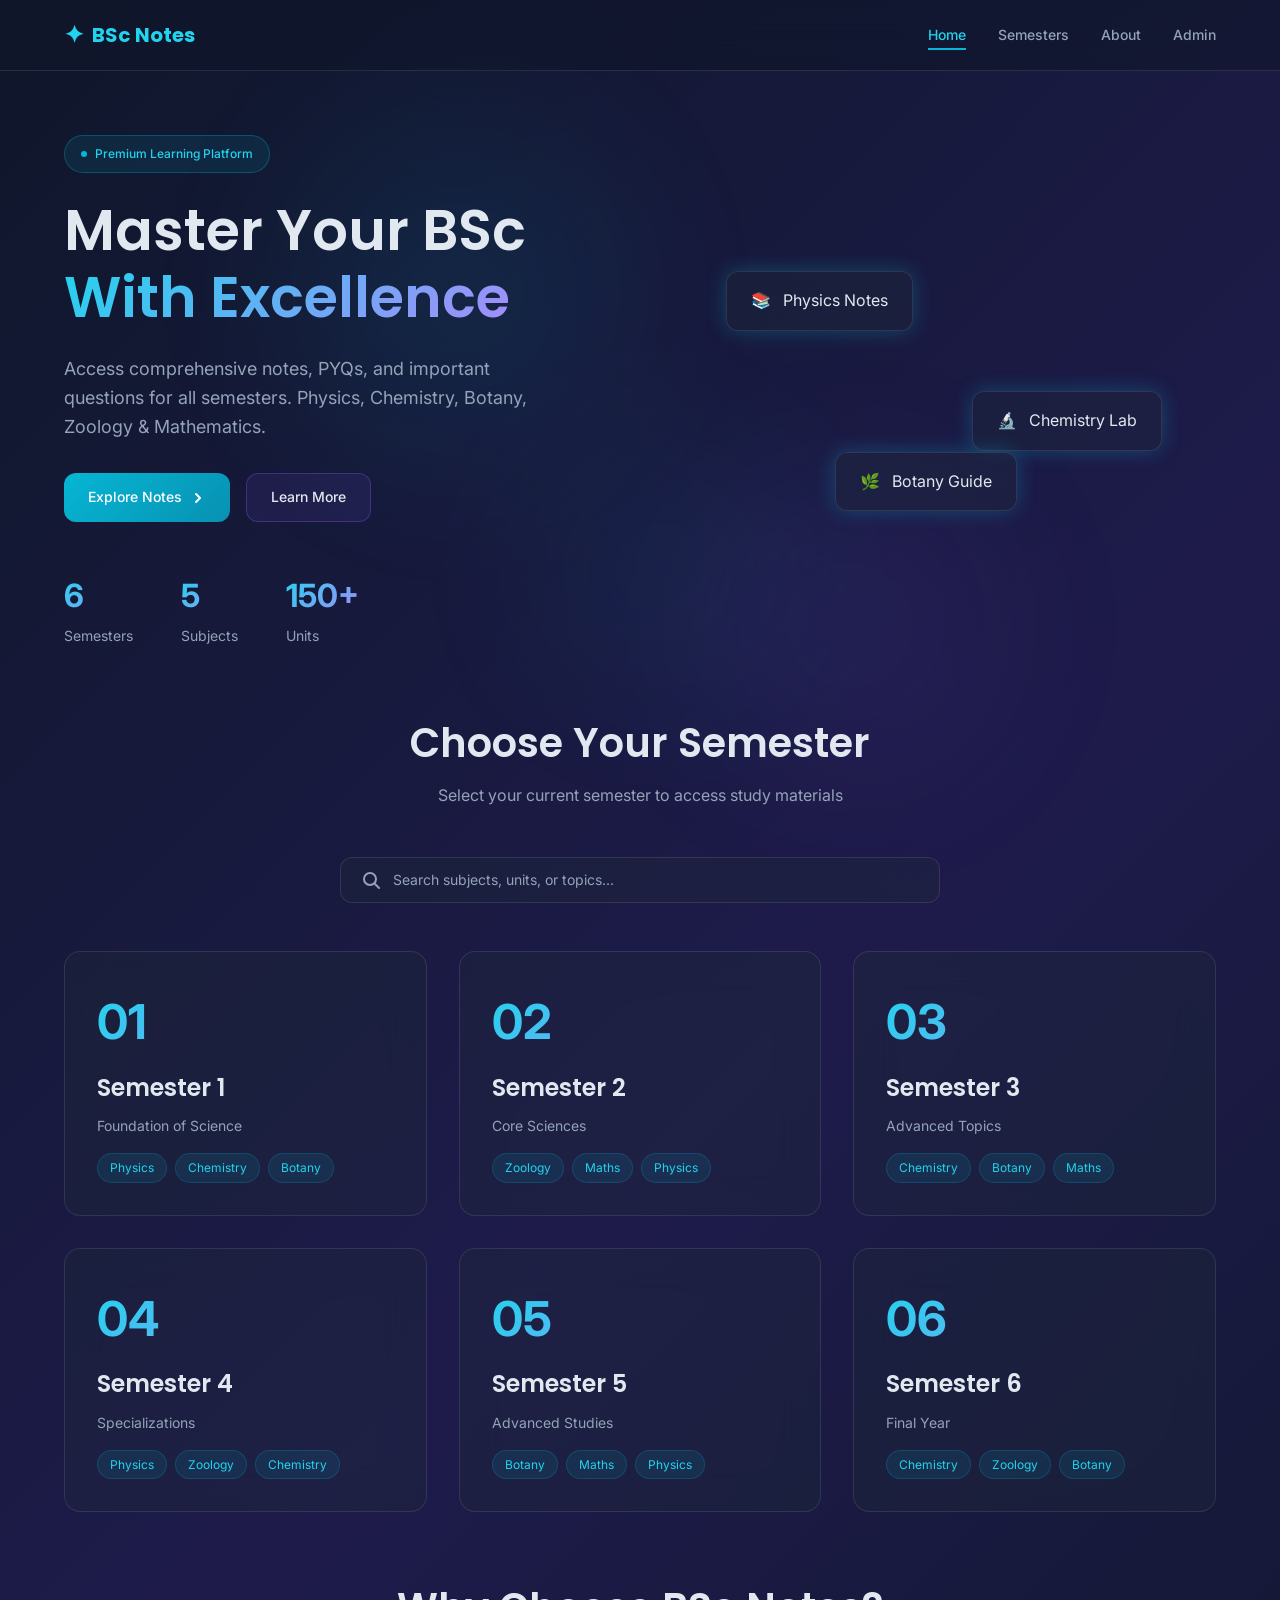
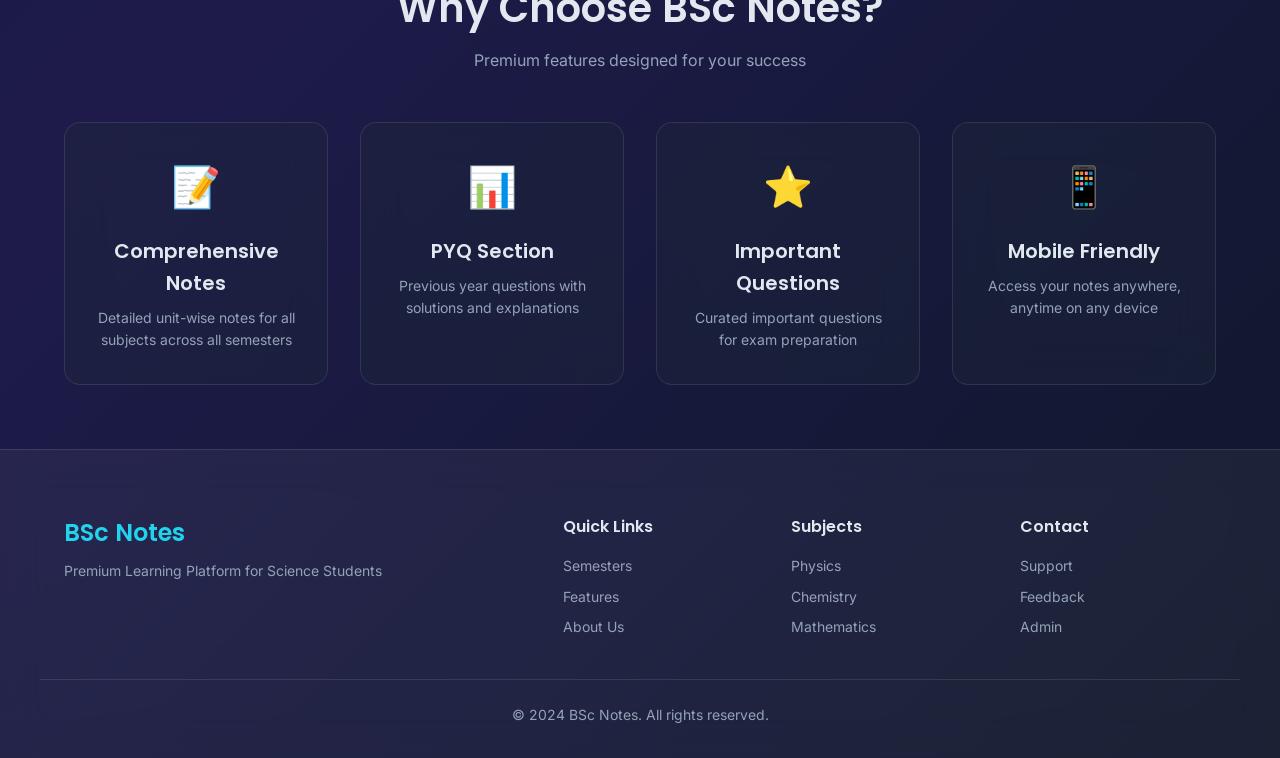
<file: index.html>
<!DOCTYPE html>
<html lang="en">
<head>
    <meta charset="UTF-8">
    <meta name="viewport" content="width=device-width, initial-scale=1.0">
    <title>BSc Notes - Premium Learning Platform</title>
    <link rel="preconnect" href="https://fonts.googleapis.com">
    <link rel="preconnect" href="https://fonts.gstatic.com" crossorigin>
    <link href="https://fonts.googleapis.com/css2?family=Inter:wght@300;400;500;600;700&family=Poppins:wght@400;500;600;700&display=swap" rel="stylesheet">
    <link rel="stylesheet" href="css/style.css">
</head>
<body>
    <div class="background-blobs">
        <div class="blob blob-1"></div>
        <div class="blob blob-2"></div>
        <div class="blob blob-3"></div>
    </div>

    <nav class="glass-nav">
        <div class="nav-container">
            <div class="logo">
                <span class="logo-icon">✦</span>
                <span class="logo-text">BSc Notes</span>
            </div>
            <div class="nav-links">
                <a href="index.html" class="active">Home</a>
                <a href="#semesters">Semesters</a>
                <a href="#about">About</a>
                <a href="admin.html" class="admin-link">Admin</a>
            </div>
            <button class="mobile-menu-btn">
                <span></span>
                <span></span>
                <span></span>
            </button>
        </div>
    </nav>

    <main>
        <section class="hero">
            <div class="hero-content">
                <div class="hero-badge">
                    <span class="badge-dot"></span>
                    Premium Learning Platform
                </div>
                <h1 class="hero-title">
                    Master Your BSc
                    <span class="gradient-text">With Excellence</span>
                </h1>
                <p class="hero-description">
                    Access comprehensive notes, PYQs, and important questions for all semesters. 
                    Physics, Chemistry, Botany, Zoology & Mathematics.
                </p>
                <div class="hero-actions">
                    <a href="#semesters" class="glass-btn primary-btn">
                        <span>Explore Notes</span>
                        <svg width="16" height="16" viewBox="0 0 16 16" fill="none">
                            <path d="M6 12L10 8L6 4" stroke="currentColor" stroke-width="2" stroke-linecap="round" stroke-linejoin="round"/>
                        </svg>
                    </a>
                    <a href="#features" class="glass-btn secondary-btn">
                        <span>Learn More</span>
                    </a>
                </div>
                <div class="hero-stats">
                    <div class="stat-item">
                        <span class="stat-number">6</span>
                        <span class="stat-label">Semesters</span>
                    </div>
                    <div class="stat-item">
                        <span class="stat-number">5</span>
                        <span class="stat-label">Subjects</span>
                    </div>
                    <div class="stat-item">
                        <span class="stat-number">150+</span>
                        <span class="stat-label">Units</span>
                    </div>
                </div>
            </div>
            <div class="hero-visual">
                <div class="floating-card card-1">
                    <div class="card-icon">📚</div>
                    <div class="card-text">Physics Notes</div>
                </div>
                <div class="floating-card card-2">
                    <div class="card-icon">🔬</div>
                    <div class="card-text">Chemistry Lab</div>
                </div>
                <div class="floating-card card-3">
                    <div class="card-icon">🌿</div>
                    <div class="card-text">Botany Guide</div>
                </div>
            </div>
        </section>

        <section id="semesters" class="semesters-section">
            <div class="section-header">
                <h2 class="section-title">Choose Your Semester</h2>
                <p class="section-subtitle">Select your current semester to access study materials</p>
            </div>
            <div class="search-container">
                <div class="glass-search">
                    <svg class="search-icon" width="20" height="20" viewBox="0 0 20 20" fill="none">
                        <circle cx="9" cy="9" r="6" stroke="currentColor" stroke-width="2"/>
                        <path d="M14 14L18 18" stroke="currentColor" stroke-width="2" stroke-linecap="round"/>
                    </svg>
                    <input type="text" id="searchInput" placeholder="Search subjects, units, or topics..." class="search-input">
                </div>
            </div>
            <div class="semester-grid">
                <a href="semester.html?sem=1" class="glass-card semester-card">
                    <div class="card-glow"></div>
                    <div class="card-content">
                        <div class="semester-number">01</div>
                        <h3>Semester 1</h3>
                        <p>Foundation of Science</p>
                        <div class="card-subjects">
                            <span class="subject-tag">Physics</span>
                            <span class="subject-tag">Chemistry</span>
                            <span class="subject-tag">Botany</span>
                        </div>
                    </div>
                </a>
                <a href="semester.html?sem=2" class="glass-card semester-card">
                    <div class="card-glow"></div>
                    <div class="card-content">
                        <div class="semester-number">02</div>
                        <h3>Semester 2</h3>
                        <p>Core Sciences</p>
                        <div class="card-subjects">
                            <span class="subject-tag">Zoology</span>
                            <span class="subject-tag">Maths</span>
                            <span class="subject-tag">Physics</span>
                        </div>
                    </div>
                </a>
                <a href="semester.html?sem=3" class="glass-card semester-card">
                    <div class="card-glow"></div>
                    <div class="card-content">
                        <div class="semester-number">03</div>
                        <h3>Semester 3</h3>
                        <p>Advanced Topics</p>
                        <div class="card-subjects">
                            <span class="subject-tag">Chemistry</span>
                            <span class="subject-tag">Botany</span>
                            <span class="subject-tag">Maths</span>
                        </div>
                    </div>
                </a>
                <a href="semester.html?sem=4" class="glass-card semester-card">
                    <div class="card-glow"></div>
                    <div class="card-content">
                        <div class="semester-number">04</div>
                        <h3>Semester 4</h3>
                        <p>Specializations</p>
                        <div class="card-subjects">
                            <span class="subject-tag">Physics</span>
                            <span class="subject-tag">Zoology</span>
                            <span class="subject-tag">Chemistry</span>
                        </div>
                    </div>
                </a>
                <a href="semester.html?sem=5" class="glass-card semester-card">
                    <div class="card-glow"></div>
                    <div class="card-content">
                        <div class="semester-number">05</div>
                        <h3>Semester 5</h3>
                        <p>Advanced Studies</p>
                        <div class="card-subjects">
                            <span class="subject-tag">Botany</span>
                            <span class="subject-tag">Maths</span>
                            <span class="subject-tag">Physics</span>
                        </div>
                    </div>
                </a>
                <a href="semester.html?sem=6" class="glass-card semester-card">
                    <div class="card-glow"></div>
                    <div class="card-content">
                        <div class="semester-number">06</div>
                        <h3>Semester 6</h3>
                        <p>Final Year</p>
                        <div class="card-subjects">
                            <span class="subject-tag">Chemistry</span>
                            <span class="subject-tag">Zoology</span>
                            <span class="subject-tag">Botany</span>
                        </div>
                    </div>
                </a>
            </div>
        </section>

        <section id="features" class="features-section">
            <div class="section-header">
                <h2 class="section-title">Why Choose BSc Notes?</h2>
                <p class="section-subtitle">Premium features designed for your success</p>
            </div>
            <div class="features-grid">
                <div class="glass-card feature-card">
                    <div class="feature-icon">📝</div>
                    <h4>Comprehensive Notes</h4>
                    <p>Detailed unit-wise notes for all subjects across all semesters</p>
                </div>
                <div class="glass-card feature-card">
                    <div class="feature-icon">📊</div>
                    <h4>PYQ Section</h4>
                    <p>Previous year questions with solutions and explanations</p>
                </div>
                <div class="glass-card feature-card">
                    <div class="feature-icon">⭐</div>
                    <h4>Important Questions</h4>
                    <p>Curated important questions for exam preparation</p>
                </div>
                <div class="glass-card feature-card">
                    <div class="feature-icon">📱</div>
                    <h4>Mobile Friendly</h4>
                    <p>Access your notes anywhere, anytime on any device</p>
                </div>
            </div>
        </section>
    </main>

    <footer class="glass-footer">
        <div class="footer-content">
            <div class="footer-brand">
                <h3>BSc Notes</h3>
                <p>Premium Learning Platform for Science Students</p>
            </div>
            <div class="footer-links">
                <div class="footer-column">
                    <h4>Quick Links</h4>
                    <a href="#semesters">Semesters</a>
                    <a href="#features">Features</a>
                    <a href="#about">About Us</a>
                </div>
                <div class="footer-column">
                    <h4>Subjects</h4>
                    <a href="#">Physics</a>
                    <a href="#">Chemistry</a>
                    <a href="#">Mathematics</a>
                </div>
                <div class="footer-column">
                    <h4>Contact</h4>
                    <a href="#">Support</a>
                    <a href="#">Feedback</a>
                    <a href="admin.html">Admin</a>
                </div>
            </div>
        </div>
        <div class="footer-bottom">
            <p>&copy; 2024 BSc Notes. All rights reserved.</p>
        </div>
    </footer>

    <script src="js/app.js"></script>
</body>
</html>
</file>
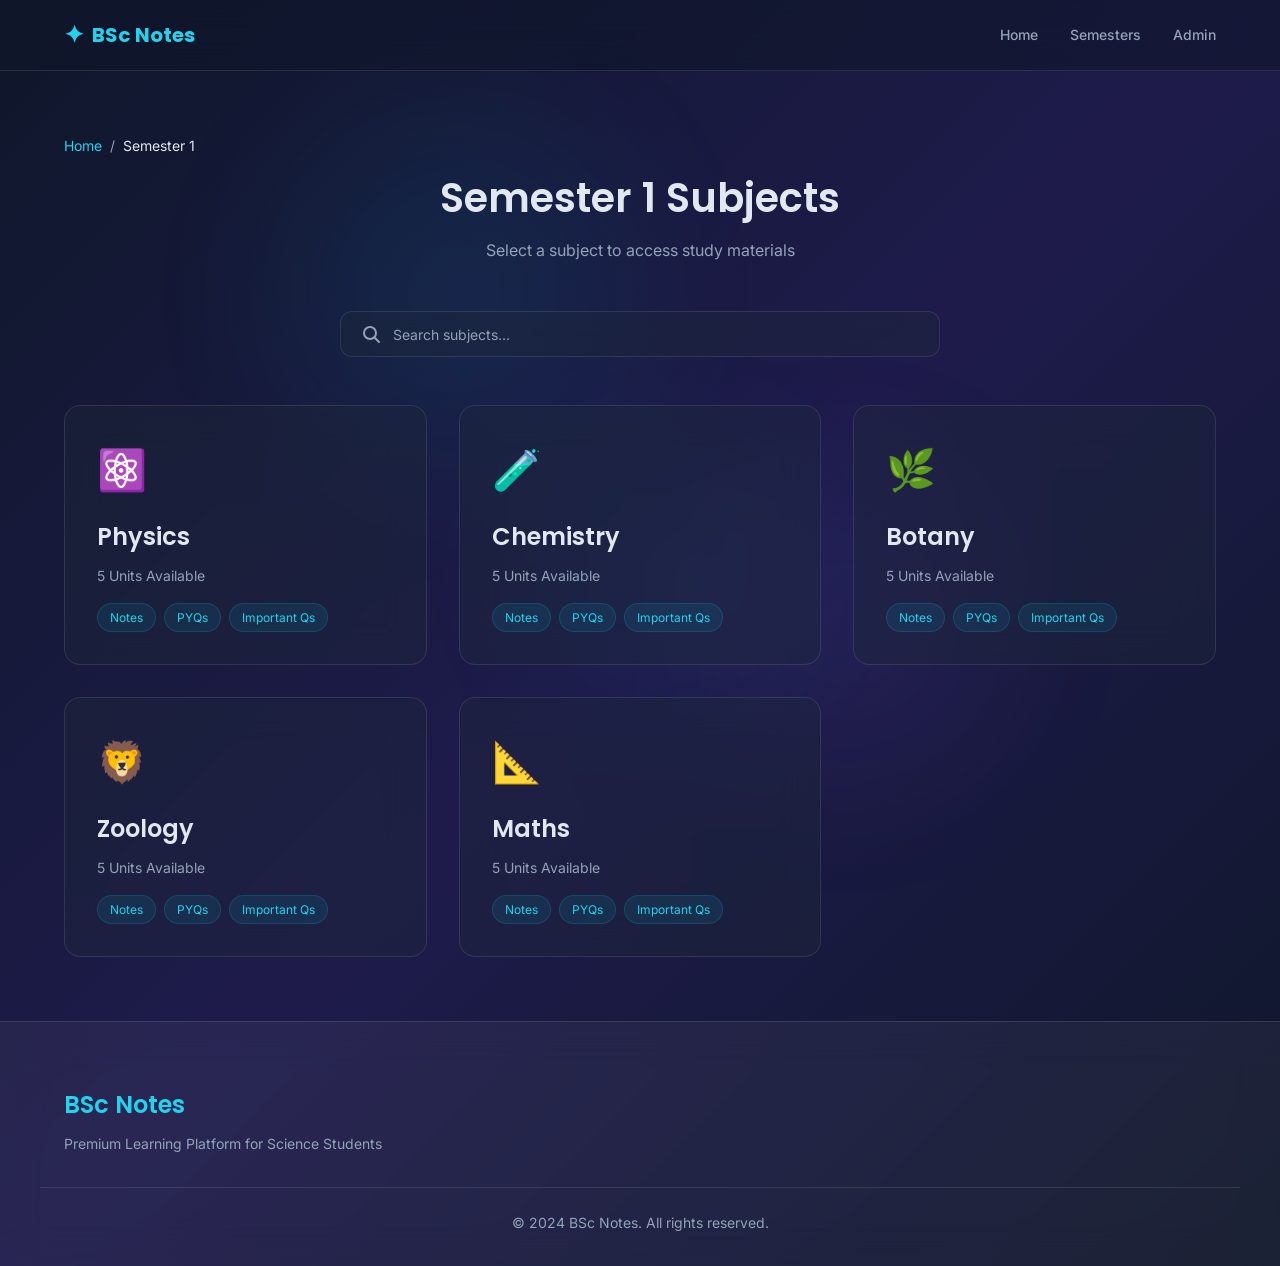
<file: semester.html>
<!DOCTYPE html>
<html lang="en">
<head>
    <meta charset="UTF-8">
    <meta name="viewport" content="width=device-width, initial-scale=1.0">
    <title>Semester - BSc Notes</title>
    <link rel="preconnect" href="https://fonts.googleapis.com">
    <link rel="preconnect" href="https://fonts.gstatic.com" crossorigin>
    <link href="https://fonts.googleapis.com/css2?family=Inter:wght@300;400;500;600;700&family=Poppins:wght@400;500;600;700&display=swap" rel="stylesheet">
    <link rel="stylesheet" href="css/style.css">
</head>
<body>
    <div class="background-blobs">
        <div class="blob blob-1"></div>
        <div class="blob blob-2"></div>
        <div class="blob blob-3"></div>
    </div>

    <nav class="glass-nav">
        <div class="nav-container">
            <a href="index.html" class="logo">
                <span class="logo-icon">✦</span>
                <span class="logo-text">BSc Notes</span>
            </a>
            <div class="nav-links">
                <a href="index.html">Home</a>
                <a href="index.html#semesters">Semesters</a>
                <a href="admin.html">Admin</a>
            </div>
        </div>
    </nav>

    <main>
        <section class="semester-detail">
            <div class="section-header">
                <div class="breadcrumb">
                    <a href="index.html">Home</a>
                    <span>/</span>
                    <span class="current">Semester <span id="semNumber">1</span></span>
                </div>
                <h1 class="section-title">Semester <span id="semTitle">1</span> Subjects</h1>
                <p class="section-subtitle">Select a subject to access study materials</p>
            </div>
            <div class="search-container">
                <div class="glass-search">
                    <svg class="search-icon" width="20" height="20" viewBox="0 0 20 20" fill="none">
                        <circle cx="9" cy="9" r="6" stroke="currentColor" stroke-width="2"/>
                        <path d="M14 14L18 18" stroke="currentColor" stroke-width="2" stroke-linecap="round"/>
                    </svg>
                    <input type="text" id="subjectSearch" placeholder="Search subjects..." class="search-input">
                </div>
            </div>
            <div class="subjects-grid" id="subjectsGrid">
                <!-- Subjects will be loaded dynamically -->
            </div>
        </section>
    </main>

    <footer class="glass-footer">
        <div class="footer-content">
            <div class="footer-brand">
                <h3>BSc Notes</h3>
                <p>Premium Learning Platform for Science Students</p>
            </div>
        </div>
        <div class="footer-bottom">
            <p>&copy; 2024 BSc Notes. All rights reserved.</p>
        </div>
    </footer>

    <script src="js/app.js"></script>
</body>
</html>
</file>
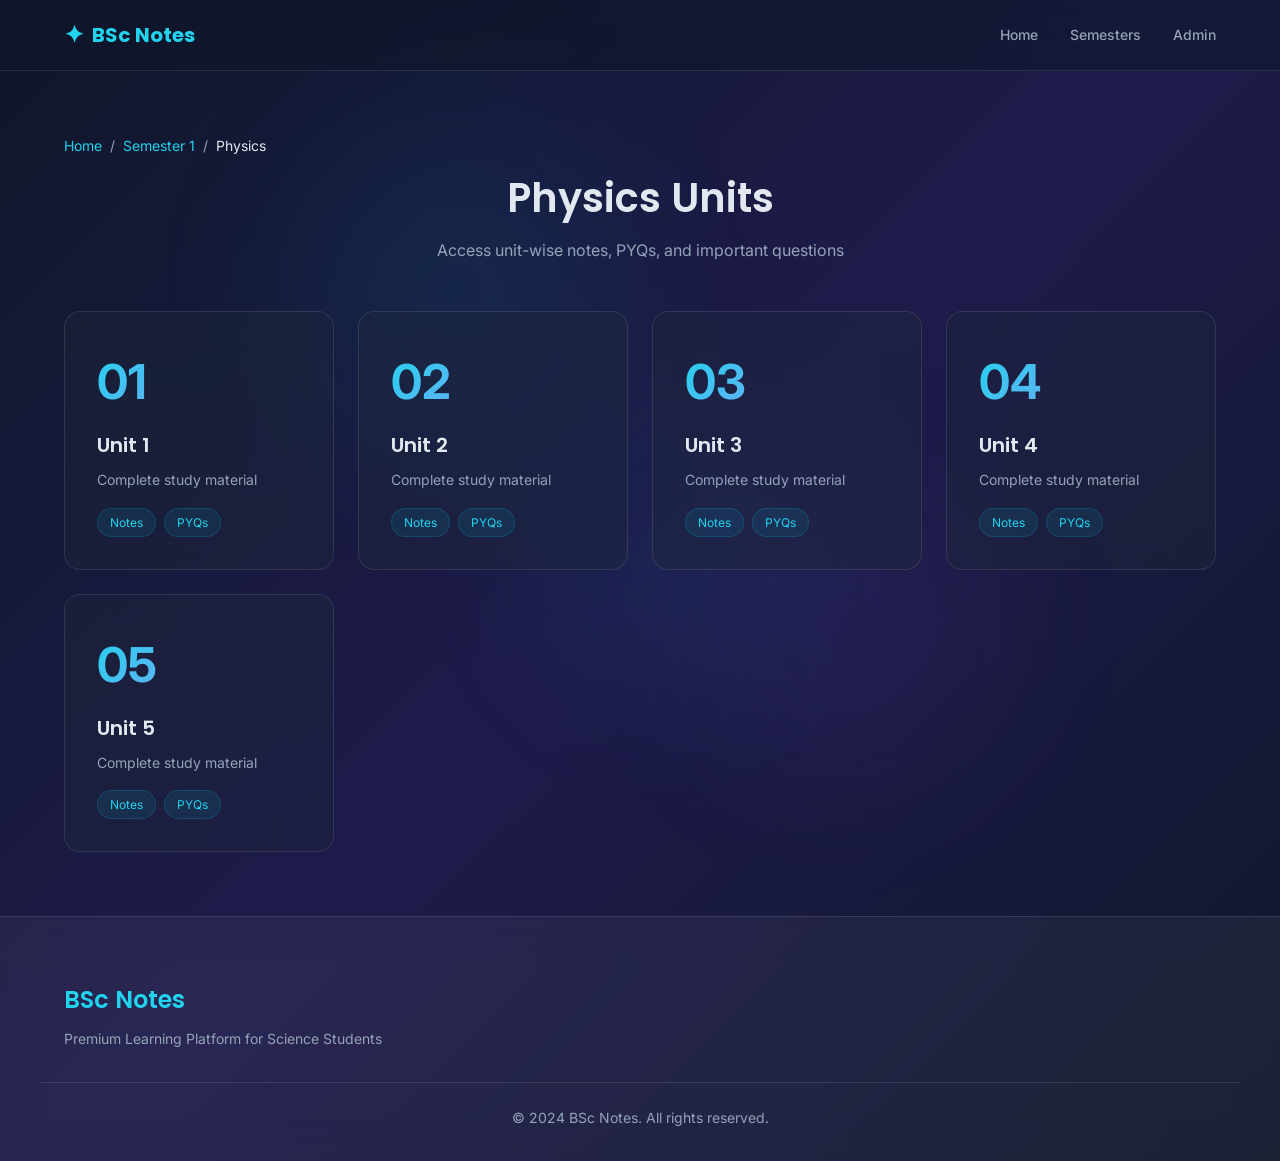
<file: subject.html>
<!DOCTYPE html>
<html lang="en">
<head>
    <meta charset="UTF-8">
    <meta name="viewport" content="width=device-width, initial-scale=1.0">
    <title>Subject - BSc Notes</title>
    <link rel="preconnect" href="https://fonts.googleapis.com">
    <link rel="preconnect" href="https://fonts.gstatic.com" crossorigin>
    <link href="https://fonts.googleapis.com/css2?family=Inter:wght@300;400;500;600;700&family=Poppins:wght@400;500;600;700&display=swap" rel="stylesheet">
    <link rel="stylesheet" href="css/style.css">
</head>
<body>
    <div class="background-blobs">
        <div class="blob blob-1"></div>
        <div class="blob blob-2"></div>
        <div class="blob blob-3"></div>
    </div>

    <nav class="glass-nav">
        <div class="nav-container">
            <a href="index.html" class="logo">
                <span class="logo-icon">✦</span>
                <span class="logo-text">BSc Notes</span>
            </a>
            <div class="nav-links">
                <a href="index.html">Home</a>
                <a href="index.html#semesters">Semesters</a>
                <a href="admin.html">Admin</a>
            </div>
        </div>
    </nav>

    <main>
        <section class="subject-detail">
            <div class="section-header">
                <div class="breadcrumb">
                    <a href="index.html">Home</a>
                    <span>/</span>
                    <a href="semester.html" id="semLink">Semester</a>
                    <span>/</span>
                    <span class="current" id="subjectTitle">Subject</span>
                </div>
                <h1 class="section-title" id="subjectHeading">Subject Units</h1>
                <p class="section-subtitle">Access unit-wise notes, PYQs, and important questions</p>
            </div>
            <div class="units-grid" id="unitsGrid">
                <!-- Units will be loaded dynamically -->
            </div>
        </section>
    </main>

    <footer class="glass-footer">
        <div class="footer-content">
            <div class="footer-brand">
                <h3>BSc Notes</h3>
                <p>Premium Learning Platform for Science Students</p>
            </div>
        </div>
        <div class="footer-bottom">
            <p>&copy; 2024 BSc Notes. All rights reserved.</p>
        </div>
    </footer>

    <script src="js/app.js"></script>
</body>
</html>
</file>
<file: css/style.css>
/* Reset and Base Styles */
* {
    margin: 0;
    padding: 0;
    box-sizing: border-box;
}

:root {
    --primary: #06b6d4;
    --primary-light: #22d3ee;
    --primary-dark: #0891b2;
    --purple: #8b5cf6;
    --purple-light: #a78bfa;
    --bg: #0f172a;
    --bg-light: #1e293b;
    --glass-bg: rgba(255, 255, 255, 0.05);
    --glass-border: rgba(255, 255, 255, 0.1);
    --glass-shadow: rgba(0, 0, 0, 0.3);
    --text: #e2e8f0;
    --text-muted: #94a3b8;
    --card-bg: rgba(30, 41, 59, 0.4);
    --cyan-glow: 0 0 20px rgba(6, 182, 212, 0.3);
    --purple-glow: 0 0 20px rgba(139, 92, 246, 0.3);
}

body {
    font-family: 'Inter', sans-serif;
    background: linear-gradient(135deg, #0f172a 0%, #1e1b4b 50%, #0f172a 100%);
    color: var(--text);
    line-height: 1.6;
    min-height: 100vh;
    overflow-x: hidden;
}

h1, h2, h3, h4, h5, h6 {
    font-family: 'Poppins', sans-serif;
    font-weight: 600;
}

a {
    text-decoration: none;
    color: inherit;
}

/* Background Blobs Animation */
.background-blobs {
    position: fixed;
    top: 0;
    left: 0;
    width: 100%;
    height: 100%;
    z-index: -1;
    overflow: hidden;
}

.blob {
    position: absolute;
    border-radius: 50%;
    filter: blur(80px);
    opacity: 0.3;
    animation: float 20s infinite ease-in-out;
}

.blob-1 {
    width: 400px;
    height: 400px;
    background: radial-gradient(circle, rgba(6, 182, 212, 0.4), transparent);
    top: 10%;
    left: 20%;
    animation-delay: 0s;
}

.blob-2 {
    width: 350px;
    height: 350px;
    background: radial-gradient(circle, rgba(139, 92, 246, 0.4), transparent);
    top: 50%;
    right: 20%;
    animation-delay: -7s;
}

.blob-3 {
    width: 300px;
    height: 300px;
    background: radial-gradient(circle, rgba(6, 182, 212, 0.3), transparent);
    bottom: 20%;
    left: 40%;
    animation-delay: -14s;
}

@keyframes float {
    0%, 100% {
        transform: translate(0, 0) scale(1);
    }
    25% {
        transform: translate(100px, -50px) scale(1.1);
    }
    50% {
        transform: translate(-50px, 100px) scale(0.9);
    }
    75% {
        transform: translate(-100px, -100px) scale(1.05);
    }
}

/* Glassmorphism Components */
.glass-nav {
    position: sticky;
    top: 0;
    z-index: 100;
    backdrop-filter: blur(20px);
    background: rgba(15, 23, 42, 0.6);
    border-bottom: 1px solid var(--glass-border);
    padding: 1rem 0;
}

.nav-container {
    max-width: 1200px;
    margin: 0 auto;
    padding: 0 1.5rem;
    display: flex;
    justify-content: space-between;
    align-items: center;
}

.logo {
    display: flex;
    align-items: center;
    gap: 0.5rem;
    font-family: 'Poppins', sans-serif;
    font-weight: 700;
    font-size: 1.25rem;
    color: var(--primary-light);
}

.logo-icon {
    font-size: 1.5rem;
    animation: pulse 2s infinite;
}

@keyframes pulse {
    0%, 100% { opacity: 1; }
    50% { opacity: 0.5; }
}

.nav-links {
    display: flex;
    gap: 2rem;
    align-items: center;
}

.nav-links a {
    font-size: 0.875rem;
    font-weight: 500;
    color: var(--text-muted);
    transition: all 0.3s ease;
    position: relative;
}

.nav-links a:hover,
.nav-links a.active {
    color: var(--primary-light);
}

.nav-links a::after {
    content: '';
    position: absolute;
    bottom: -4px;
    left: 0;
    width: 0;
    height: 2px;
    background: var(--primary);
    transition: width 0.3s ease;
}

.nav-links a:hover::after,
.nav-links a.active::after {
    width: 100%;
}

.glass-card {
    background: var(--card-bg);
    backdrop-filter: blur(20px);
    border: 1px solid var(--glass-border);
    border-radius: 16px;
    padding: 2rem;
    transition: all 0.3s ease;
    position: relative;
    overflow: hidden;
}

.glass-card:hover {
    transform: translateY(-4px);
    box-shadow: var(--cyan-glow), 0 20px 40px rgba(0, 0, 0, 0.3);
    border-color: rgba(6, 182, 212, 0.3);
}

.glass-card::before {
    content: '';
    position: absolute;
    top: 0;
    left: -100%;
    width: 100%;
    height: 100%;
    background: linear-gradient(90deg, transparent, rgba(255, 255, 255, 0.05), transparent);
    transition: left 0.5s ease;
}

.glass-card:hover::before {
    left: 100%;
}

.glass-btn {
    display: inline-flex;
    align-items: center;
    gap: 0.5rem;
    padding: 0.75rem 1.5rem;
    background: var(--glass-bg);
    backdrop-filter: blur(20px);
    border: 1px solid var(--glass-border);
    border-radius: 12px;
    color: var(--text);
    font-family: 'Inter', sans-serif;
    font-size: 0.875rem;
    font-weight: 500;
    cursor: pointer;
    transition: all 0.3s ease;
}

.glass-btn:hover {
    border-color: rgba(6, 182, 212, 0.5);
    box-shadow: var(--cyan-glow);
}

.primary-btn {
    background: linear-gradient(135deg, var(--primary), var(--primary-dark));
    border: none;
    color: white;
}

.primary-btn:hover {
    box-shadow: 0 0 30px rgba(6, 182, 212, 0.5);
    transform: translateY(-2px);
}

.secondary-btn {
    background: rgba(139, 92, 246, 0.1);
    border-color: rgba(139, 92, 246, 0.3);
}

/* Hero Section */
.hero {
    max-width: 1200px;
    margin: 4rem auto;
    padding: 0 1.5rem;
    display: grid;
    grid-template-columns: 1fr 1fr;
    gap: 4rem;
    align-items: center;
}

.hero-content {
    position: relative;
    z-index: 1;
}

.hero-badge {
    display: inline-flex;
    align-items: center;
    gap: 0.5rem;
    padding: 0.5rem 1rem;
    background: rgba(6, 182, 212, 0.1);
    border: 1px solid rgba(6, 182, 212, 0.3);
    border-radius: 50px;
    font-size: 0.75rem;
    font-weight: 500;
    color: var(--primary-light);
    margin-bottom: 1.5rem;
}

.badge-dot {
    width: 6px;
    height: 6px;
    background: var(--primary);
    border-radius: 50%;
    animation: pulse 2s infinite;
}

.hero-title {
    font-size: 3.5rem;
    line-height: 1.2;
    margin-bottom: 1.5rem;
    color: var(--text);
}

.gradient-text {
    background: linear-gradient(135deg, var(--primary-light), var(--purple-light));
    -webkit-background-clip: text;
    -webkit-text-fill-color: transparent;
    background-clip: text;
}

.hero-description {
    font-size: 1.125rem;
    color: var(--text-muted);
    margin-bottom: 2rem;
    max-width: 500px;
}

.hero-actions {
    display: flex;
    gap: 1rem;
    margin-bottom: 3rem;
}

.hero-stats {
    display: flex;
    gap: 3rem;
}

.stat-item {
    display: flex;
    flex-direction: column;
    gap: 0.25rem;
}

.stat-number {
    font-size: 2rem;
    font-weight: 700;
    background: linear-gradient(135deg, var(--primary-light), var(--purple-light));
    -webkit-background-clip: text;
    -webkit-text-fill-color: transparent;
    background-clip: text;
}

.stat-label {
    font-size: 0.875rem;
    color: var(--text-muted);
}

.hero-visual {
    position: relative;
    height: 400px;
}

.floating-card {
    position: absolute;
    background: var(--card-bg);
    backdrop-filter: blur(20px);
    border: 1px solid var(--glass-border);
    border-radius: 12px;
    padding: 1rem 1.5rem;
    display: flex;
    align-items: center;
    gap: 0.75rem;
    animation: floatCard 6s infinite ease-in-out;
    box-shadow: var(--cyan-glow);
}

.card-1 {
    top: 20%;
    left: 10%;
    animation-delay: 0s;
}

.card-2 {
    top: 50%;
    right: 10%;
    animation-delay: -2s;
}

.card-3 {
    bottom: 20%;
    left: 30%;
    animation-delay: -4s;
}

@keyframes floatCard {
    0%, 100% {
        transform: translateY(0);
    }
    50% {
        transform: translateY(-20px);
    }
}

/* Sections */
section {
    max-width: 1200px;
    margin: 4rem auto;
    padding: 0 1.5rem;
}

.section-header {
    text-align: center;
    margin-bottom: 3rem;
}

.section-title {
    font-size: 2.5rem;
    margin-bottom: 0.5rem;
    color: var(--text);
}

.section-subtitle {
    font-size: 1rem;
    color: var(--text-muted);
}

/* Search */
.search-container {
    max-width: 600px;
    margin: 0 auto 3rem;
}

.glass-search {
    display: flex;
    align-items: center;
    gap: 0.75rem;
    background: var(--card-bg);
    backdrop-filter: blur(20px);
    border: 1px solid var(--glass-border);
    border-radius: 12px;
    padding: 0.75rem 1.25rem;
}

.search-icon {
    color: var(--text-muted);
    flex-shrink: 0;
}

.search-input {
    flex: 1;
    background: none;
    border: none;
    color: var(--text);
    font-family: 'Inter', sans-serif;
    font-size: 0.875rem;
    outline: none;
}

.search-input::placeholder {
    color: var(--text-muted);
}

/* Semester Grid */
.semester-grid {
    display: grid;
    grid-template-columns: repeat(auto-fit, minmax(300px, 1fr));
    gap: 2rem;
}

.semester-card {
    text-decoration: none;
    color: var(--text);
}

.semester-number {
    font-size: 3rem;
    font-weight: 700;
    background: linear-gradient(135deg, var(--primary-light), var(--purple-light));
    -webkit-background-clip: text;
    -webkit-text-fill-color: transparent;
    background-clip: text;
    margin-bottom: 0.5rem;
}

.card-content h3 {
    font-size: 1.5rem;
    margin-bottom: 0.5rem;
}

.card-content p {
    color: var(--text-muted);
    margin-bottom: 1rem;
    font-size: 0.875rem;
}

.card-subjects {
    display: flex;
    flex-wrap: wrap;
    gap: 0.5rem;
}

.subject-tag {
    padding: 0.25rem 0.75rem;
    background: rgba(6, 182, 212, 0.1);
    border: 1px solid rgba(6, 182, 212, 0.2);
    border-radius: 50px;
    font-size: 0.75rem;
    color: var(--primary-light);
}

/* Features Grid */
.features-grid {
    display: grid;
    grid-template-columns: repeat(auto-fit, minmax(250px, 1fr));
    gap: 2rem;
}

.feature-card {
    text-align: center;
}

.feature-icon {
    font-size: 2.5rem;
    margin-bottom: 1rem;
}

.feature-card h4 {
    font-size: 1.25rem;
    margin-bottom: 0.5rem;
}

.feature-card p {
    color: var(--text-muted);
    font-size: 0.875rem;
}

/* Breadcrumb */
.breadcrumb {
    display: flex;
    align-items: center;
    gap: 0.5rem;
    font-size: 0.875rem;
    color: var(--text-muted);
    margin-bottom: 0.5rem;
}

.breadcrumb a {
    color: var(--primary-light);
}

.breadcrumb .current {
    color: var(--text);
}

/* Subjects Grid */
.subjects-grid {
    display: grid;
    grid-template-columns: repeat(auto-fit, minmax(280px, 1fr));
    gap: 2rem;
}

.subject-card {
    text-decoration: none;
    color: var(--text);
}

.subject-card .card-content h3 {
    font-size: 1.5rem;
    margin-bottom: 0.5rem;
}

/* Units Grid */
.units-grid {
    display: grid;
    grid-template-columns: repeat(auto-fit, minmax(250px, 1fr));
    gap: 1.5rem;
}

.unit-card {
    text-decoration: none;
    color: var(--text);
}

.unit-card .card-content h3 {
    font-size: 1.25rem;
    margin-bottom: 0.5rem;
}

/* Footer */
.glass-footer {
    background: var(--glass-bg);
    backdrop-filter: blur(20px);
    border-top: 1px solid var(--glass-border);
    padding: 4rem 0 2rem;
    margin-top: 4rem;
}

.footer-content {
    max-width: 1200px;
    margin: 0 auto;
    padding: 0 1.5rem;
    display: grid;
    grid-template-columns: 2fr 3fr;
    gap: 4rem;
}

.footer-brand h3 {
    font-size: 1.5rem;
    margin-bottom: 0.5rem;
    color: var(--primary-light);
}

.footer-brand p {
    color: var(--text-muted);
    font-size: 0.875rem;
}

.footer-links {
    display: grid;
    grid-template-columns: repeat(3, 1fr);
    gap: 2rem;
}

.footer-column h4 {
    font-size: 1rem;
    margin-bottom: 1rem;
}

.footer-column a {
    display: block;
    color: var(--text-muted);
    font-size: 0.875rem;
    margin-bottom: 0.5rem;
    transition: color 0.3s ease;
}

.footer-column a:hover {
    color: var(--primary-light);
}

.footer-bottom {
    max-width: 1200px;
    margin: 2rem auto 0;
    padding: 1.5rem 1.5rem 0;
    border-top: 1px solid var(--glass-border);
    text-align: center;
    color: var(--text-muted);
    font-size: 0.875rem;
}

/* Mobile Menu */
.mobile-menu-btn {
    display: none;
    flex-direction: column;
    gap: 4px;
    background: none;
    border: none;
    cursor: pointer;
    padding: 4px;
}

.mobile-menu-btn span {
    width: 24px;
    height: 2px;
    background: var(--text);
    transition: all 0.3s ease;
}

/* Responsive Design */
@media (max-width: 768px) {
    .hero {
        grid-template-columns: 1fr;
        gap: 2rem;
        margin: 2rem auto;
    }

    .hero-title {
        font-size: 2.5rem;
    }

    .hero-visual {
        display: none;
    }

    .nav-links {
        display: none;
    }

    .mobile-menu-btn {
        display: flex;
    }

    .section-title {
        font-size: 2rem;
    }

    .semester-grid {
        grid-template-columns: 1fr;
    }

    .footer-content {
        grid-template-columns: 1fr;
        gap: 2rem;
    }

    .footer-links {
        grid-template-columns: 1fr;
    }

    .hero-stats {
        gap: 1.5rem;
    }

    .stat-number {
        font-size: 1.5rem;
    }
}

@media (max-width: 480px) {
    .hero-title {
        font-size: 2rem;
    }

    .hero-actions {
        flex-direction: column;
    }

    .semester-grid {
        gap: 1rem;
    }

    .features-grid {
        grid-template-columns: 1fr;
    }

    .subjects-grid,
    .units-grid {
        grid-template-columns: 1fr;
    }
}
</file>
